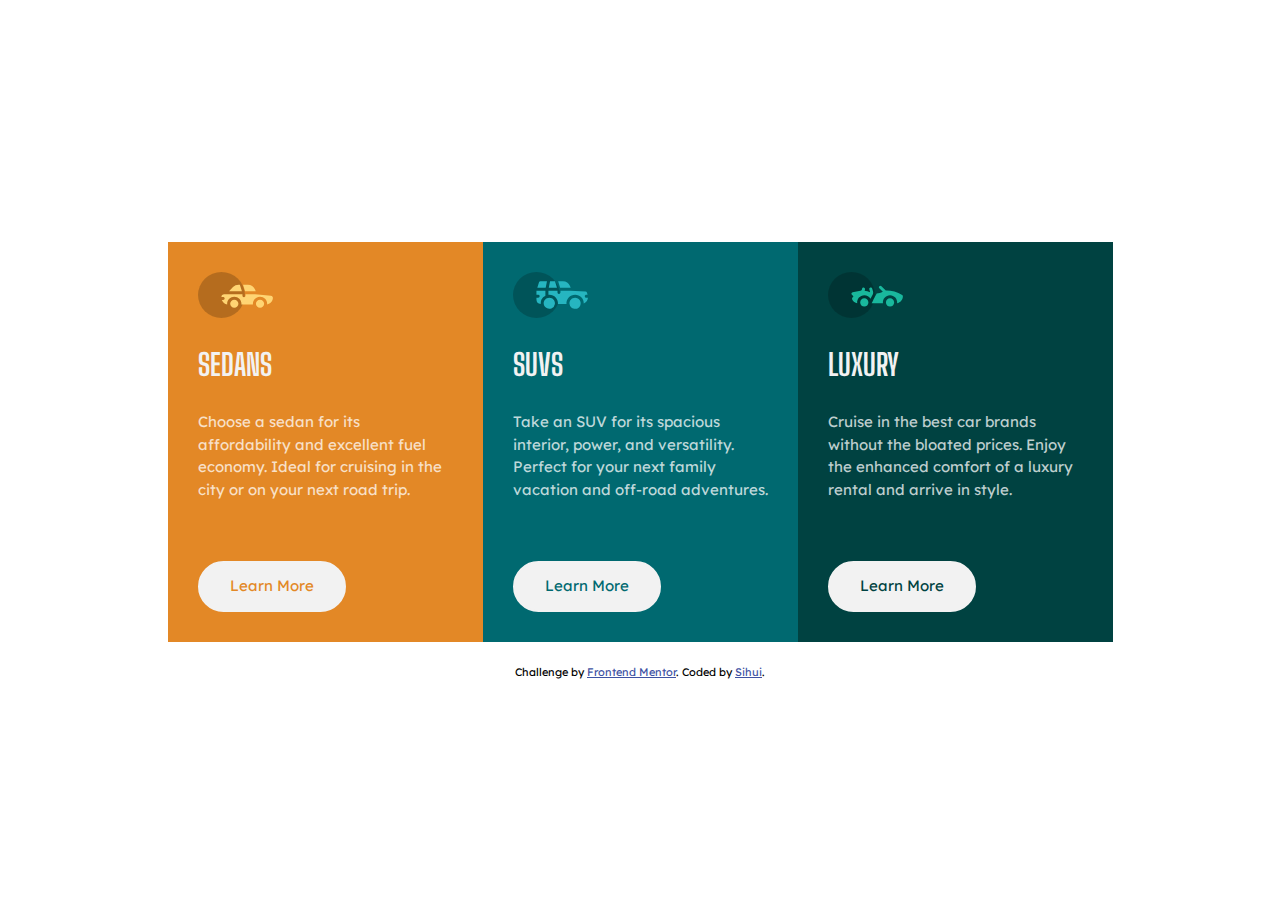
<file: Solutions/3-column-preview-card-component-main/index.html>
<!DOCTYPE html>
<html lang="en">
  <head>
    <meta charset="UTF-8" />
    <meta name="viewport" content="width=device-width, initial-scale=1.0" />
    <!-- displays site properly based on user's device -->

    <link
      rel="icon"
      type="image/png"
      sizes="32x32"
      href="./images/favicon-32x32.png"
    />
    <link rel="preconnect" href="https://fonts.googleapis.com" />
    <link rel="preconnect" href="https://fonts.gstatic.com" crossorigin />
    <link
      href="https://fonts.googleapis.com/css2?family=Big+Shoulders+Display:wght@700&family=Lexend+Deca&display=swap"
      rel="stylesheet"
    />
    <link rel="stylesheet" href="styles.css" />

    <title>Frontend Mentor | 3-column preview card component</title>
  </head>
  <body>
    <main>
      <div class="container">
        <div class="sedan card">
          <img
            class="card__icon"
            src="./images/icon-sedans.svg"
            alt="Minimalistic sedan icon"
          />
          <h1 class="card__header">Sedans</h1>
          <p class="card__content">
            Choose a sedan for its affordability and excellent fuel economy.
            Ideal for cruising in the city or on your next road trip.
          </p>
          <button class="card__button">Learn More</button>
        </div>

        <div class="suv card">
          <img
            class="card__icon"
            src="./images/icon-suvs.svg"
            alt="Minimalistic suv icon"
          />
          <h1 class="card__header">SUVs</h1>
          <p class="card__content">
            Take an SUV for its spacious interior, power, and versatility.
            Perfect for your next family vacation and off-road adventures.
          </p>
          <button class="card__button">Learn More</button>
        </div>

        <div class="luxury card">
          <img
            class="card__icon"
            src="./images/icon-luxury.svg"
            alt="Minimalistic luxury icon"
          />
          <h1 class="card__header">Luxury</h1>
          <p class="card__content">
            Cruise in the best car brands without the bloated prices. Enjoy the
            enhanced comfort of a luxury rental and arrive in style.
          </p>
          <button class="card__button">Learn More</button>
        </div>
      </div>
      <div class="attribution">
        Challenge by
        <a href="https://www.frontendmentor.io?ref=challenge" target="_blank"
          >Frontend Mentor</a
        >. Coded by <a href="#">Sihui</a>.
      </div>
    </main>
  </body>
</html>
</file>
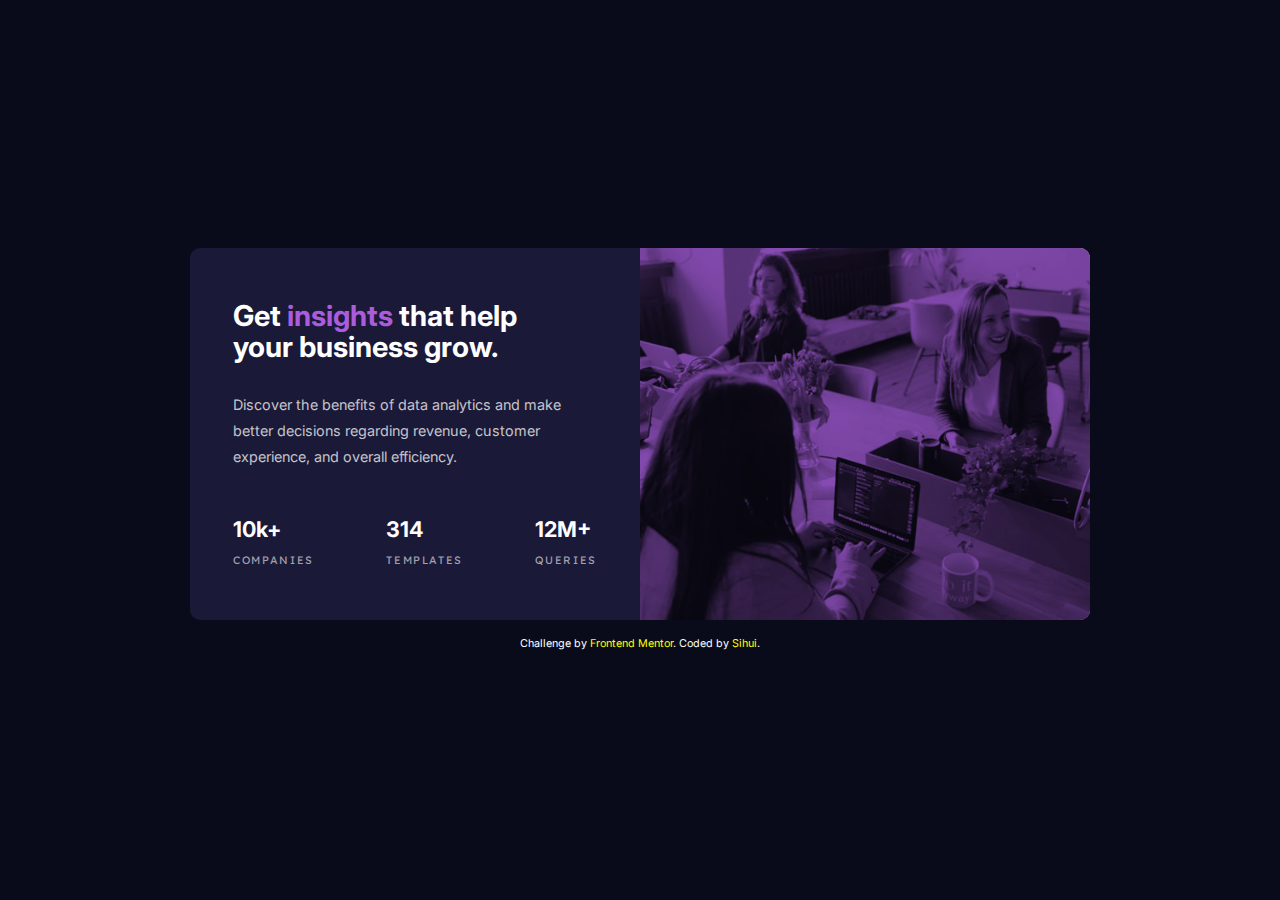
<file: Solutions/stats-preview-card-component-main/index.html>
<!DOCTYPE html>
<html lang="en">
  <head>
    <meta charset="UTF-8" />
    <meta name="viewport" content="width=device-width, initial-scale=1.0" />
    <!-- displays site properly based on user's device -->

    <link
      rel="icon"
      type="image/png"
      sizes="32x32"
      href="./images/favicon-32x32.png"
    />
    <link href="styles.css" rel="stylesheet" />
    <link rel="preconnect" href="https://fonts.googleapis.com" />
    <link rel="preconnect" href="https://fonts.gstatic.com" crossorigin />
    <link
      href="https://fonts.googleapis.com/css2?family=Inter:wght@400;700&family=Lexend+Deca&display=swap"
      rel="stylesheet"
    />

    <title>Frontend Mentor | Stats preview card component</title>
  </head>
  <body>
    <main>
      <div class="card">
        <div class="card-img__container">
          <picture>
            <source
              srcset="./images/image-header-desktop.jpg"
              media="(min-width: 62.5em)"
            />
            <img
              src="./images/image-header-mobile.jpg"
              alt="Stock image of 3 ladies in a meeting"
              class="card-img"
            />
          </picture>
        </div>
        <div class="card__content">
          <h1 class="card__heading">
            Get <span class="accent">insights</span> that help your business
            grow.
          </h1>
          <p class="card__text">
            Discover the benefits of data analytics and make better decisions
            regarding revenue, customer experience, and overall efficiency.
          </p>
          <div class="data">
            <div class="stat">
              <p class="stat__data">10k+</p>
              <p class="stat__heading">companies</p>
            </div>
            <div class="stat">
              <p class="stat__data">314</p>
              <p class="stat__heading">templates</p>
            </div>
            <div class="stat">
              <p class="stat__data">12M+</p>
              <p class="stat__heading">queries</p>
            </div>
          </div>
        </div>
      </div>
    </main>

    <div class="attribution">
      Challenge by
      <a href="https://www.frontendmentor.io?ref=challenge" target="_blank"
        >Frontend Mentor</a
      >. Coded by <a href="#">Sihui</a>.
    </div>
  </body>
</html>
</file>
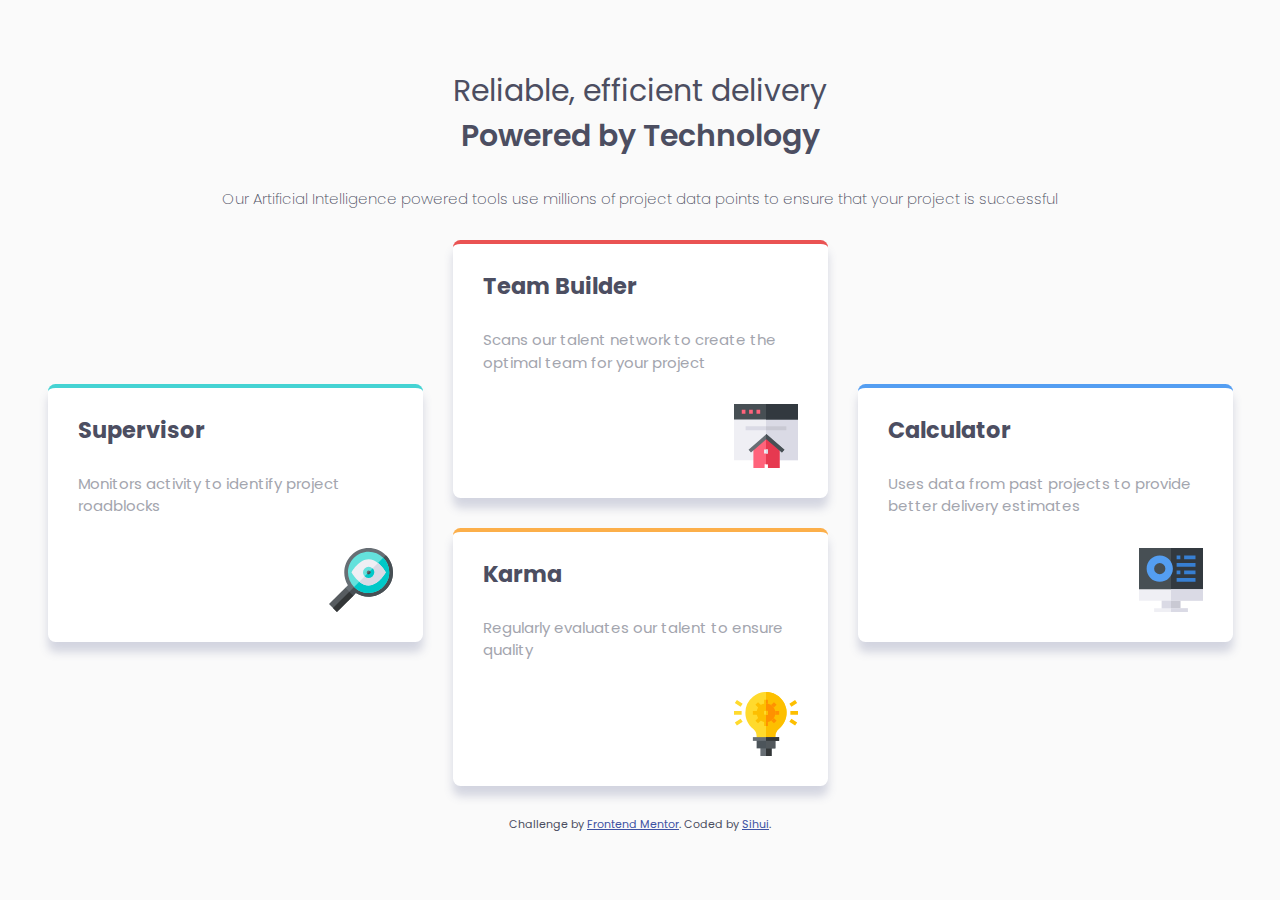
<file: Solutions/four-card-feature-section-master/four-card-feature-section-master/index.html>
<!DOCTYPE html>
<html lang="en">
  <head>
    <meta charset="UTF-8" />
    <meta name="viewport" content="width=device-width, initial-scale=1.0" />
    <!-- displays site properly based on user's device -->

    <link rel="preconnect" href="https://fonts.googleapis.com" />
    <link rel="preconnect" href="https://fonts.gstatic.com" crossorigin />
    <link
      href="https://fonts.googleapis.com/css2?family=Poppins:wght@200;400;600&display=swap"
      rel="stylesheet"
    />
    <link
      rel="icon"
      type="image/png"
      sizes="32x32"
      href="./images/favicon-32x32.png"
    />
    <link rel="stylesheet" href="styles.css" />

    <title>Frontend Mentor | Four card feature section</title>

    <!-- Feel free to remove these styles or customise in your own stylesheet 👍 -->
    <style>
      .attribution {
        font-size: 11px;
        text-align: center;
      }
      .attribution a {
        color: hsl(228, 45%, 44%);
      }
    </style>
  </head>
  <body>
    <main>
      <hgroup class="header">
        <h1 class="header__secondary">Reliable, efficient delivery</h1>
        <h1 class="header__primary">Powered by Technology</h1>
      </hgroup>
      <p class="details">
        Our Artificial Intelligence powered tools use millions of project data
        points to ensure that your project is successful
      </p>
      <div class="cards">
        <div class="card supervisor">
          <h2 class="card__header">Supervisor</h2>
          <p class="card__content">
            Monitors activity to identify project roadblocks
          </p>
          <img class="card__icon" src="./images/icon-supervisor.svg" />
        </div>
        <div class="card team-builder">
          <h2 class="card__header">Team Builder</h2>
          <p class="card__content">
            Scans our talent network to create the optimal team for your project
          </p>
          <img class="card__icon" src="./images/icon-team-builder.svg" />
        </div>
        <div class="card karma">
          <h2 class="card__header">Karma</h2>
          <p class="card__content">
            Regularly evaluates our talent to ensure quality
          </p>
          <img class="card__icon" src="./images/icon-karma.svg" />
        </div>
        <div class="card calculator">
          <h2 class="card__header">Calculator</h2>
          <p class="card__content">
            Uses data from past projects to provide better delivery estimates
          </p>
          <img class="card__icon" src="./images/icon-calculator.svg" />
        </div>
      </div>
    </main>
    <footer>
      <p class="attribution">
        Challenge by
        <a href="https://www.frontendmentor.io?ref=challenge" target="_blank"
          >Frontend Mentor</a
        >. Coded by <a href="#">Sihui</a>.
      </p>
    </footer>
  </body>
</html>
</file>
<file: Solutions/3-column-preview-card-component-main/styles.css>
/* CSS Reset */
/* Box sizing rules */
*,
*::before,
*::after {
  box-sizing: border-box;
}

/* Prevent font size inflation */
html {
  -moz-text-size-adjust: none;
  -webkit-text-size-adjust: none;
  text-size-adjust: none;
}

/* Remove default margin in favour of better control in authored CSS */
body,
h1,
h2,
h3,
h4,
p,
figure,
blockquote,
dl,
dd {
  margin: 0;
}

/* Remove list styles on ul, ol elements with a list role, which suggests default styling will be removed */
ul[role="list"],
ol[role="list"] {
  list-style: none;
}

/* Set core body defaults */
body {
  min-height: 100vh;
  line-height: 1.5;
  font-family: var(--lexend);
}

/* Set shorter line heights on headings and interactive elements */
h1,
h2,
h3,
h4,
button,
input,
label {
  line-height: 1.1;
}

/* Balance text wrapping on headings */
h1,
h2,
h3,
h4 {
  text-wrap: balance;
}

/* A elements that don't have a class get default styles */
a:not([class]) {
  text-decoration-skip-ink: auto;
  color: currentColor;
}

/* Make images easier to work with */
img,
picture {
  max-width: 100%;
  display: block;
}

/* Inherit fonts for inputs and buttons */
input,
button,
textarea,
select {
  font: inherit;
}

/* Make sure textareas without a rows attribute are not tiny */
textarea:not([rows]) {
  min-height: 10em;
}

/* Anything that has been anchored to should have extra scroll margin */
:target {
  scroll-margin-block: 5ex;
}

/* ---------------- Styling for challenge ---------------- */
:root {
  /* Primary */
  --orange-bg: hsl(31, 77%, 52%);
  --dark-cyan-bg: hsl(184, 100%, 22%);
  --very-dark-cyan-bg: hsl(179, 100%, 13%);

  /* Neutral */
  --paragraph-color: hsla(0, 0%, 100%, 0.75);
  --text-color: hsl(0, 0%, 95%);

  /* Font family */
  --lexend: "Lexend Deca", sans-serif;
  --big-shoulders-display: "Big Shoulders Display", sans-serif;
}

body {
  display: flex;
  justify-content: center;
}

main {
  display: flex;
  flex-direction: column;
  justify-content: center;
  align-items: center;
  font-size: 15px;
}

.container {
  margin: 1.5em 0;
  width: 90%;
  border-radius: 5px;
}

.sedan {
  background-color: var(--orange-bg);
}

.sedan .card__button {
  color: var(--orange-bg);
}

.suv {
  background-color: var(--dark-cyan-bg);
}

.suv .card__button {
  color: var(--dark-cyan-bg);
}

.luxury {
  background-color: var(--very-dark-cyan-bg);
}

.luxury .card__button {
  color: var(--very-dark-cyan-bg);
}

.card {
  padding: 2em;
  display: flex;
  flex-direction: column;
  max-width: 28em;
  align-items: start;
}

.card__icon {
  width: 5em;
}

.card__header {
  font-family: var(--big-shoulders-display);
  color: var(--text-color);
  margin: 1em 0;
  text-transform: uppercase;
}

.card__content {
  font-family: var(--lexend);
  color: var(--paragraph-color);
  margin-bottom: 1.5em;
}

.card__button {
  border: 2px solid var(--text-color);
  border-radius: 30px;
  padding: 0.8em 2em;
  font-family: var(--lexend);
  background-color: var(--text-color);
  margin-top: auto;
}

.sedan .card__button:hover {
  background-color: var(--orange-bg);
  border: 2px solid var(--text-color);
  cursor: pointer;
  color: var(--text-color);
}

.suv .card__button:hover {
  background-color: var(--dark-cyan-bg);
  border: 2px solid var(--text-color);
  cursor: pointer;
  color: var(--text-color);
}

.luxury .card__button:hover {
  background-color: var(--very-dark-cyan-bg);
  border: 2px solid var(--text-color);
  cursor: pointer;
  color: var(--text-color);
}

.card__button:active {
  filter: brightness(70%);
}

.attribution {
  font-size: 11px;
  text-align: center;
}
.attribution a {
  color: hsl(228, 45%, 44%);
}

@media (min-width: 62em) {
  .container {
    display: grid;
    grid-template-columns: repeat(3, 1fr);
    width: 75%;
  }

  .card__content {
    margin-bottom: 4em;
  }
}
</file>
<file: Solutions/stats-preview-card-component-main/styles.css>
/* CSS Reset */
/* Box sizing rules */
*,
*::before,
*::after {
  box-sizing: border-box;
}

/* Prevent font size inflation */
html {
  -moz-text-size-adjust: none;
  -webkit-text-size-adjust: none;
  text-size-adjust: none;
}

/* Remove default margin in favour of better control in authored CSS */
body,
h1,
h2,
h3,
h4,
p,
figure,
blockquote,
dl,
dd {
  margin: 0;
}

/* Remove list styles on ul, ol elements with a list role, which suggests default styling will be removed */
ul[role="list"],
ol[role="list"] {
  list-style: none;
}

/* Set core body defaults */
body {
  min-height: 100vh;
  line-height: 1.5;
}

/* Set shorter line heights on headings and interactive elements */
h1,
h2,
h3,
h4,
button,
input,
label {
  line-height: 1.1;
}

/* Balance text wrapping on headings */
h1,
h2,
h3,
h4 {
  text-wrap: balance;
}

/* A elements that don't have a class get default styles */
a:not([class]) {
  text-decoration-skip-ink: auto;
  color: currentColor;
}

/* Make images easier to work with */
img,
picture {
  max-width: 100%;
  display: block;
}

/* Inherit fonts for inputs and buttons */
input,
button,
textarea,
select {
  font: inherit;
}

/* Make sure textareas without a rows attribute are not tiny */
textarea:not([rows]) {
  min-height: 10em;
}

/* Anything that has been anchored to should have extra scroll margin */
:target {
  scroll-margin-block: 5ex;
}

/* --------------------- Styling for the challenge --------------------- */
:root {
  /* Primary */
  --main-bg: hsl(233, 47%, 7%);
  --card-bg: hsl(244, 38%, 16%);
  --accent: hsl(277, 64%, 61%);

  /* Neutral */
  --main-heading: hsl(0, 0%, 100%);
  --paragraph: hsla(0, 0%, 100%, 0.75);
  --stats-heading: hsla(0, 0%, 100%, 0.6);

  /* Font families */
  --lexend: "Lexend Deca", sans-serif;
  --inter: "Inter", sans-serif;
}

.attribution {
  font-size: 0.75em;
  text-align: center;
  margin-top: 1.5em;
  color: var(--main-heading);
}
.attribution a {
  color: yellow;
  text-decoration: none;
}

body {
  background-color: var(--main-bg);
  font-size: 0.9em;
  font-weight: 400;
  font-family: var(--inter);
  display: flex;
  flex-direction: column;
  justify-content: center;
  align-items: center;
}
.card {
  background-color: var(--card-bg);
  border-radius: 10px;
  text-align: center;
  margin: 0 auto;
  color: var(--main-heading);
  max-width: 21rem;
}
.card__content {
  padding: 2em;
}
.card__text {
  color: var(--paragraph);
  line-height: 1.8;
  margin-top: 2em;
}
.stat {
  display: flex;
  flex-direction: column;
  justify-content: center;
  font-size: 1.5em;
  margin-top: 1em;
}
.stat__heading {
  color: var(--stats-heading);
  font-family: var(--lexend);
  text-transform: uppercase;
  font-size: 0.5em;
  letter-spacing: 0.15em;
  margin-top: 0.6em;
}
.stat__data {
  font-weight: bold;
}
.data {
  margin-top: 2em;
}
.card-img__container {
  background-color: var(--accent);
  opacity: 0.75;
  border-radius: 10px 10px 0 0;
}
.card-img {
  mix-blend-mode: multiply;
  width: 100%;
  border-radius: 10px 10px 0 0;
}
.accent {
  color: var(--accent);
}

@media (min-width: 62.5em) {
  .card-img {
    border-radius: 0 10px 10px 0;
  }
  .card-img__container {
    border-radius: 0 10px 10px 0;
    order: 2;
  }
  .card {
    display: grid;
    grid-template-columns: 1fr 1fr;
    max-width: 62.5em;
    text-align: left;
  }
  .card__content {
    order: 1;
    padding: 3em;
    display: flex;
    flex-direction: column;
    justify-content: center;
  }
  .data {
    display: flex;
    width: 100%;
    justify-content: space-between;
    margin-top: 3em;
  }
  .stat {
    margin: 0;
  }
}
</file>
<file: Solutions/four-card-feature-section-master/four-card-feature-section-master/styles.css>
/* CSS Reset */
/* Box sizing rules */
*,
*::before,
*::after {
  box-sizing: border-box;
}

/* Prevent font size inflation */
html {
  -moz-text-size-adjust: none;
  -webkit-text-size-adjust: none;
  text-size-adjust: none;
}

/* Remove default margin in favour of better control in authored CSS */
body,
h1,
h2,
h3,
h4,
p,
figure,
blockquote,
dl,
dd {
  margin: 0;
}

/* Remove list styles on ul, ol elements with a list role, which suggests default styling will be removed */
ul[role="list"],
ol[role="list"] {
  list-style: none;
}

/* Set core body defaults */
body {
  min-height: 100vh;
  line-height: 1.5;
  font-family: var(--lexend);
}

/* Set shorter line heights on headings and interactive elements */
h1,
h2,
h3,
h4,
button,
input,
label {
  line-height: 1.1;
}

/* Balance text wrapping on headings */
h1,
h2,
h3,
h4 {
  text-wrap: balance;
}

/* A elements that don't have a class get default styles */
a:not([class]) {
  text-decoration-skip-ink: auto;
  color: currentColor;
}

/* Make images easier to work with */
img,
picture {
  max-width: 100%;
  display: block;
}

/* Inherit fonts for inputs and buttons */
input,
button,
textarea,
select {
  font: inherit;
}

/* Make sure textareas without a rows attribute are not tiny */
textarea:not([rows]) {
  min-height: 10em;
}

/* Anything that has been anchored to should have extra scroll margin */
:target {
  scroll-margin-block: 5ex;
}

/* ---------------- Styling for challenge ---------------- */
:root {
  /* Primary */
  --red: hsl(0, 78%, 62%);
  --cyan: hsl(180, 62%, 55%);
  --orange: hsl(34, 97%, 64%);
  --blue: hsl(212, 86%, 64%);

  /* Neutral */
  --very-dark-blue: hsl(234, 12%, 34%);
  --grayish-blue: hsl(229, 6%, 66%);
  --very-light-grey: hsl(0, 0%, 98%);

  /* Shadow */
  --shadow: hsla(229, 25%, 44%, 0.235);

  /* Font Family */
  --poppins: "Poppins", sans-serif;
}

body {
  display: flex;
  flex-direction: column;
  justify-content: center;
  align-items: center;
  font-size: 0.9375rem;
  font-family: var(--poppins);
  padding: 3em 1.5em;
  background-color: var(--very-light-grey);
  color: var(--very-dark-blue);
}

.header {
  text-align: center;
}

.header__primary {
  font-weight: 600;
  line-height: 1.5;
}

.header__secondary {
  font-weight: 400;
  line-height: 1.5;
}

.details {
  font-weight: 200;
  text-align: center;
  margin: 2em 0;
  max-width: 25em;
}

.cards {
  display: flex;
  flex-direction: column;
  align-items: center;
}

.card {
  border-radius: 0.5em;
  padding: 2em;
  background-color: white;
  margin-bottom: 3em;
  box-shadow: 0 10px 10px 0 var(--shadow);
  max-width: 25em;
}

.card__header {
  color: var(--very-dark-blue);
}

.card__content {
  color: var(--grayish-blue);
  margin: 2em 0;
}

.card__icon {
  margin-left: auto;
  margin-right: 0;
}

.supervisor {
  border-top: 4px solid var(--cyan);
}

.team-builder {
  border-top: 4px solid var(--red);
}

.karma {
  border-top: 4px solid var(--orange);
}

.calculator {
  border-top: 4px solid var(--blue);
}

@media (min-width: 70em) {
  .supervisor {
    grid-area: s;
  }

  .team-builder {
    grid-area: t;
  }

  .karma {
    grid-area: k;
  }

  .calculator {
    grid-area: c;
  }

  .cards {
    display: grid;
    column-gap: 2em;
    row-gap: 2em;
    grid-template-areas:
      ". t ."
      "s t c"
      "s k c"
      ". k .";
    margin-bottom: 2em;
  }

  .card {
    width: 25em;
    margin: 0;
  }

  .details {
    max-width: 100%;
  }
}
</file>
